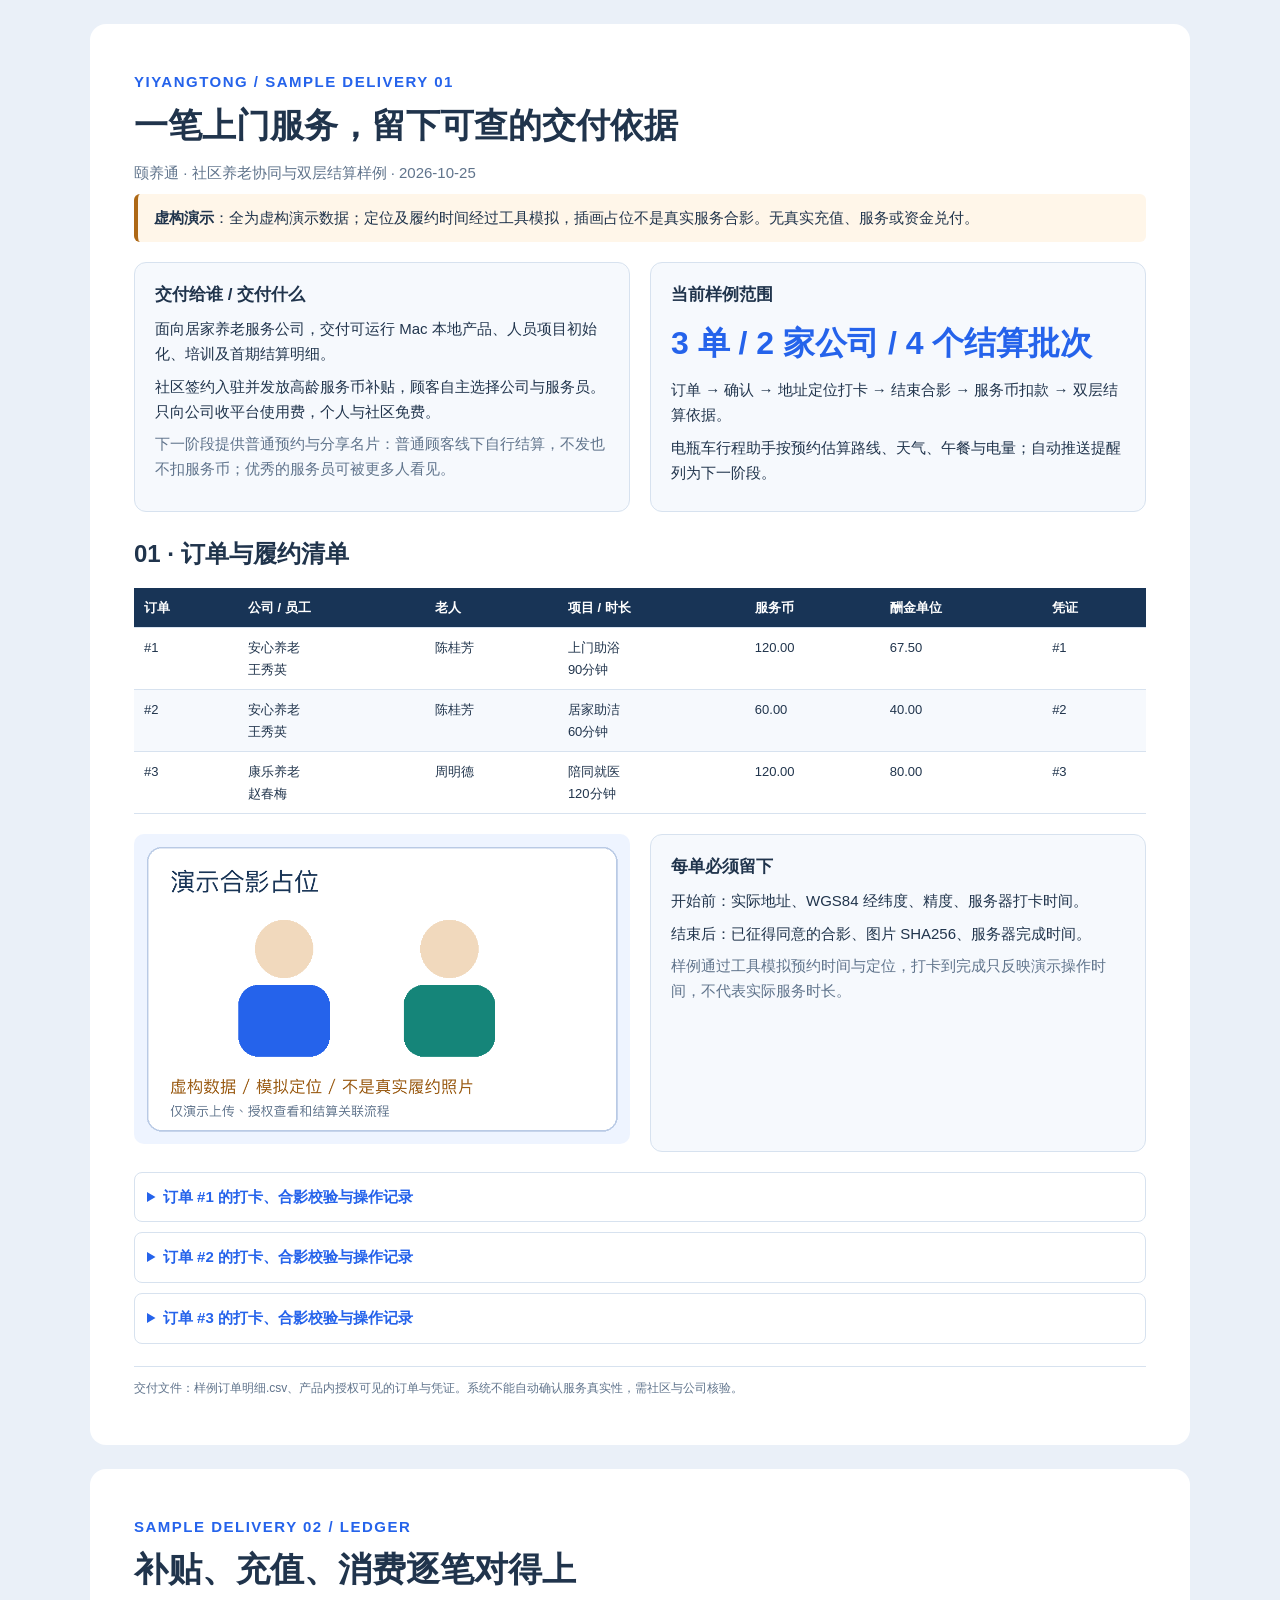
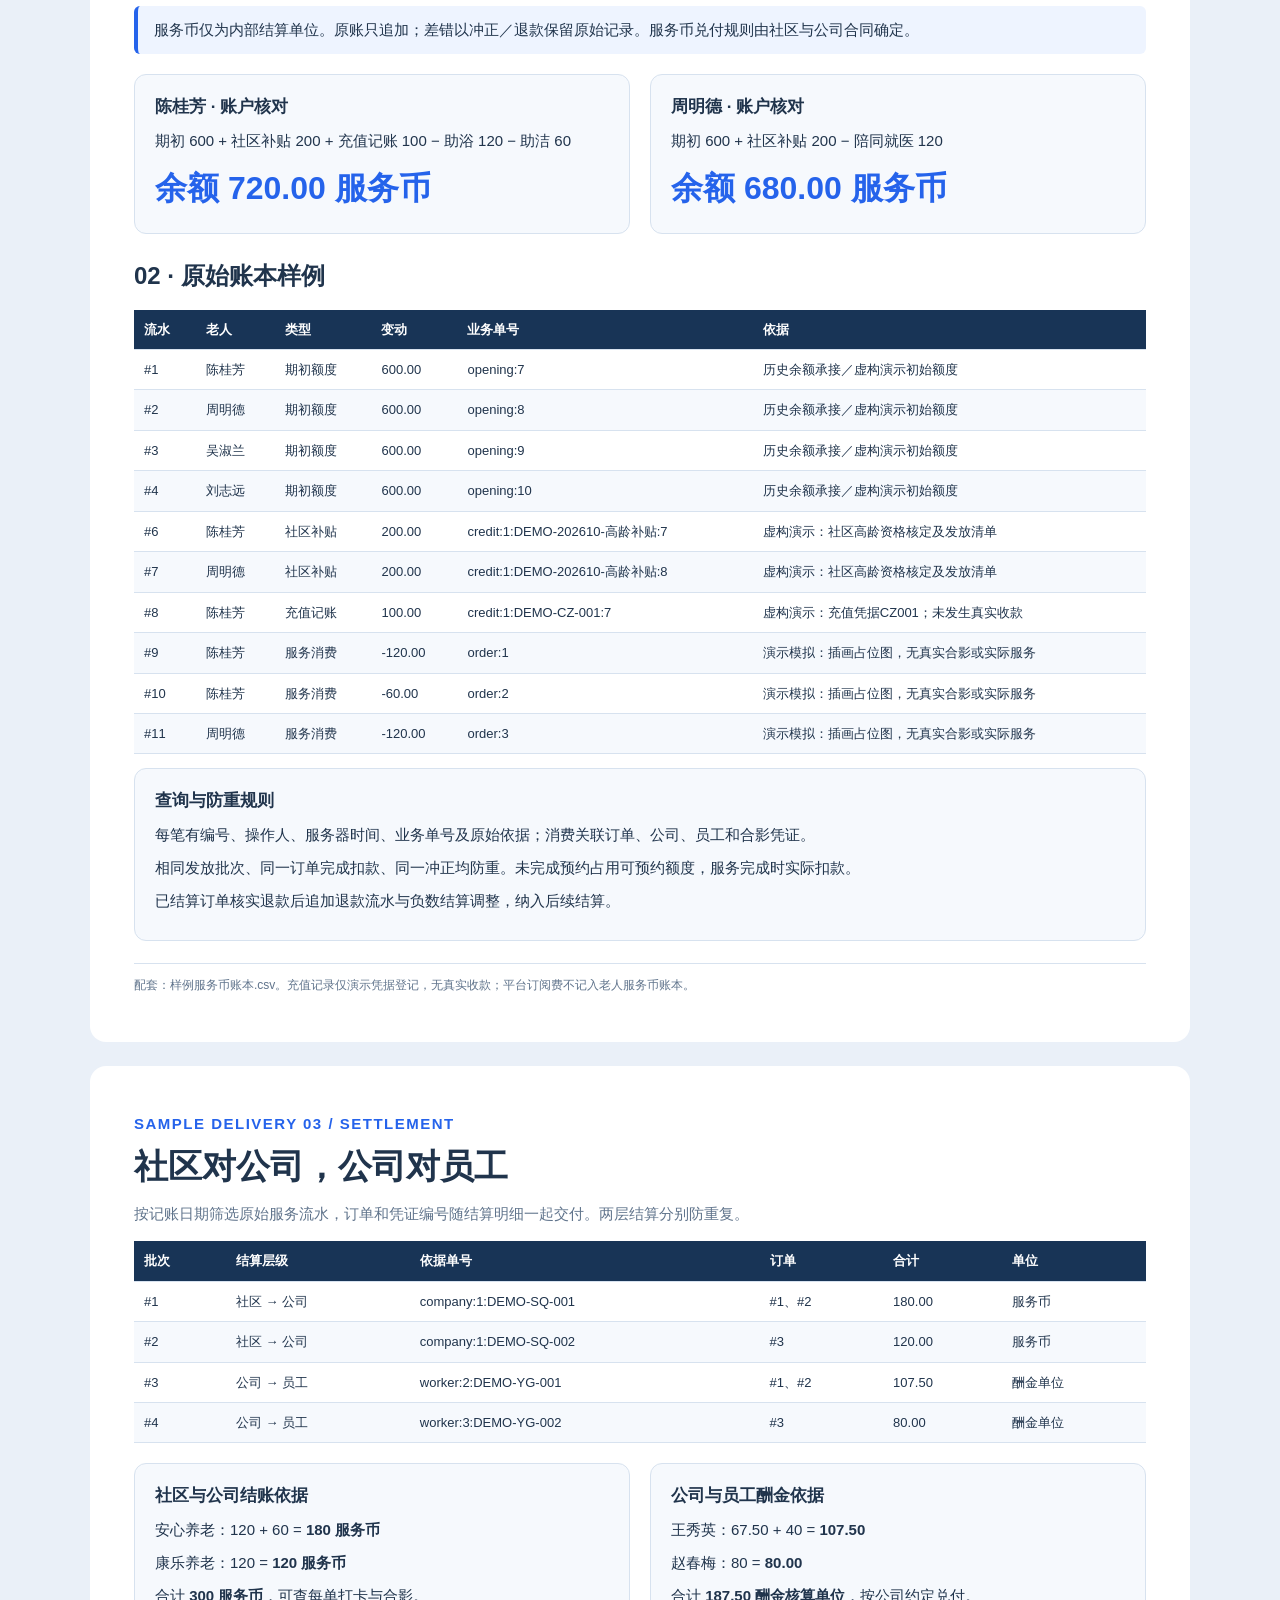
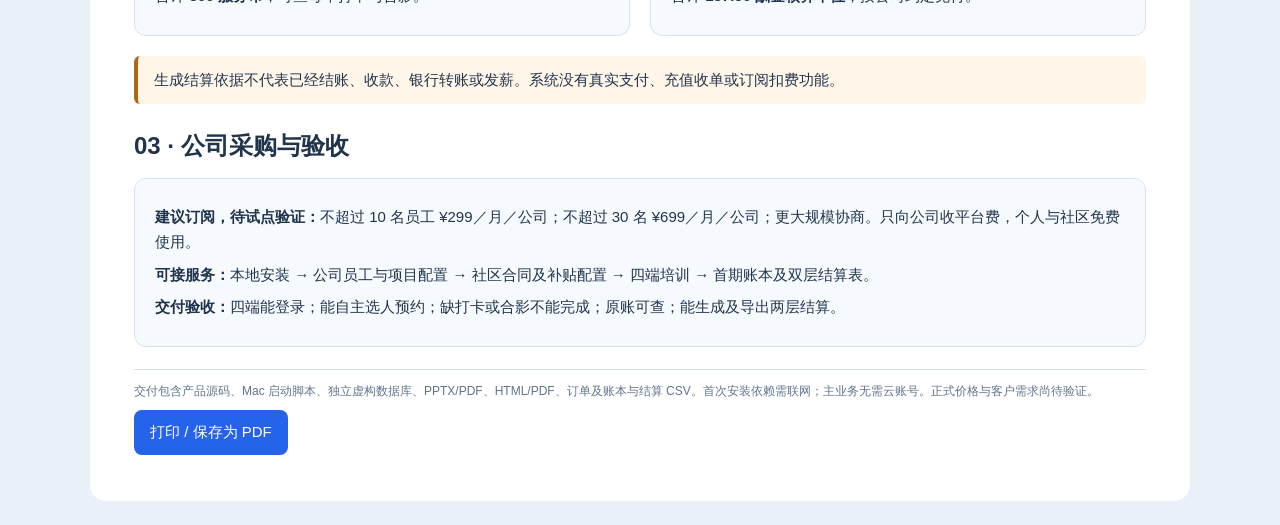
<file: deliverables/competition/样例交付.html>
<!doctype html><html lang="zh-CN"><head><meta charset="utf-8"><meta name="viewport" content="width=device-width,initial-scale=1"><title>颐养通 · 样例交付</title><style>
*{box-sizing:border-box}body{margin:0;background:#eaf0f8;color:#20344c;font:15px/1.65 -apple-system,BlinkMacSystemFont,"PingFang SC",sans-serif}main{max-width:1100px;margin:24px auto}.sheet{background:white;padding:38px 44px;margin-bottom:24px;border-radius:16px}h1{font-size:34px;margin:8px 0 14px;line-height:1.3}h2{font-size:24px;margin:22px 0 12px}h3{font-size:17px;margin:0 0 8px}p{margin:8px 0}.eyebrow{color:#2563eb;font-weight:700;letter-spacing:.1em}.muted{color:#60748c}.notice{padding:12px 16px;background:#fff6e9;border-left:4px solid #ae6815;border-radius:6px}.blue{background:#eef4ff;border-color:#2563eb}.grid{display:grid;grid-template-columns:1fr 1fr;gap:20px;margin:20px 0}.card{padding:18px 20px;background:#f6f9fd;border:1px solid #d7e2ef;border-radius:12px}.metric{font-size:32px;font-weight:700;color:#2563eb}table{width:100%;border-collapse:collapse;font-size:13px;margin:14px 0}th{background:#183456;color:#fff;text-align:left}td,th{padding:9px 10px;vertical-align:top;border-bottom:1px solid #d7e2ef}tr:nth-child(even){background:#f6f9fd}.amount{white-space:nowrap;font-variant-numeric:tabular-nums}code{font-size:11px;word-break:break-all}img{width:100%;border-radius:10px}details{border:1px solid #d7e2ef;border-radius:8px;padding:12px;margin:10px 0}summary{cursor:pointer;font-weight:700;color:#2563eb}.log{font-size:12px;color:#60748c}.foot{border-top:1px solid #d7e2ef;padding-top:12px;margin-top:22px;color:#60748c;font-size:12px}button{background:#2563eb;color:white;border:0;padding:10px 16px;border-radius:8px;font:inherit;cursor:pointer}@media(max-width:700px){.sheet{padding:22px 16px}.grid{grid-template-columns:1fr}table{font-size:11px}td,th{padding:6px 4px}}@page{size:A4;margin:12mm}@media print{body{background:white;font-size:11px;line-height:1.45}main{margin:0;max-width:none}.sheet{padding:0;margin:0;border-radius:0;break-after:page}.sheet:last-child{break-after:auto}h1{font-size:27px}h2{font-size:18px}.grid{gap:14px;margin:14px 0}.card{padding:12px}table{font-size:10px}td,th{padding:6px}.no-print,details{display:none}.foot{font-size:9px;margin-top:14px}.metric{font-size:25px}}
</style></head><body><main>
<section class="sheet"><p class="eyebrow">YIYANGTONG / SAMPLE DELIVERY 01</p><h1>一笔上门服务，留下可查的交付依据</h1><p class="muted">颐养通 · 社区养老协同与双层结算样例 · 2026-10-25</p><p class="notice"><strong>虚构演示</strong>：全为虚构演示数据；定位及履约时间经过工具模拟，插画占位不是真实服务合影。无真实充值、服务或资金兑付。</p>
<div class="grid"><div class="card"><h3>交付给谁 / 交付什么</h3><p>面向居家养老服务公司，交付可运行 Mac 本地产品、人员项目初始化、培训及首期结算明细。</p><p>社区签约入驻并发放高龄服务币补贴，顾客自主选择公司与服务员。只向公司收平台使用费，个人与社区免费。</p><p class="muted">下一阶段提供普通预约与分享名片：普通顾客线下自行结算，不发也不扣服务币；优秀的服务员可被更多人看见。</p></div><div class="card"><h3>当前样例范围</h3><span class="metric">3 单 / 2 家公司 / 4 个结算批次</span><p>订单 → 确认 → 地址定位打卡 → 结束合影 → 服务币扣款 → 双层结算依据。</p><p>电瓶车行程助手按预约估算路线、天气、午餐与电量；自动推送提醒列为下一阶段。</p></div></div>
<h2>01 · 订单与履约清单</h2><table><thead><tr><th>订单</th><th>公司 / 员工</th><th>老人</th><th>项目 / 时长</th><th>服务币</th><th>酬金单位</th><th>凭证</th></tr></thead><tbody><tr><td>#1</td><td>安心养老<br>王秀英</td><td>陈桂芳</td><td>上门助浴<br>90分钟</td><td>120.00</td><td>67.50</td><td>#1</td></tr><tr><td>#2</td><td>安心养老<br>王秀英</td><td>陈桂芳</td><td>居家助洁<br>60分钟</td><td>60.00</td><td>40.00</td><td>#2</td></tr><tr><td>#3</td><td>康乐养老<br>赵春梅</td><td>周明德</td><td>陪同就医<br>120分钟</td><td>120.00</td><td>80.00</td><td>#3</td></tr></tbody></table>
<div class="grid"><div><img alt="演示合影占位，不是真实履约照片" src="[data-uri]"></div><div class="card"><h3>每单必须留下</h3><p>开始前：实际地址、WGS84 经纬度、精度、服务器打卡时间。</p><p>结束后：已征得同意的合影、图片 SHA256、服务器完成时间。</p><p class="muted">样例通过工具模拟预约时间与定位，打卡到完成只反映演示操作时间，不代表实际服务时长。</p></div></div>
<div class="no-print"><details><summary>订单 #1 的打卡、合影校验与操作记录</summary><p>实际打卡地址：江岸区中山大道100号（虚构演示地址）<br>模拟坐标：30.5938, 114.3065；精度 10.0 米<br>服务器打卡：2026-10-25T11:29:37+08:00<br>服务器完成：2026-10-25T11:29:37+08:00<br>凭证 #1 · SHA256 <code>e9b88b2b72e51c99455b7eb677b909942e44c919a2861e0ce32c17004ff1d84b</code></p><p class=log>2026-10-25T11:29:37+08:00 · 预约 · 选择 王秀英；90分钟；120.00服务币；酬金依据67.50</p><p class=log>2026-10-25T11:29:37+08:00 · 确认上门 · </p><p class=log>2026-10-25T11:29:37+08:00 · 开始服务打卡 · 江岸区中山大道100号（虚构演示地址）；WGS84 30.5938,114.3065；精度10.0米；服务器时间2026-10-25T11:29:37+08:00</p><p class=log>2026-10-25T11:29:37+08:00 · 完成服务 · 合影凭证#1；SHA256 e9b88b2b72e51c99455b7eb677b909942e44c919a2861e0ce32c17004ff1d84b；扣除120.00服务币</p></details><details><summary>订单 #2 的打卡、合影校验与操作记录</summary><p>实际打卡地址：江岸区中山大道100号（虚构演示地址）<br>模拟坐标：30.5938, 114.3065；精度 10.0 米<br>服务器打卡：2026-10-25T11:29:37+08:00<br>服务器完成：2026-10-25T11:29:37+08:00<br>凭证 #2 · SHA256 <code>e9b88b2b72e51c99455b7eb677b909942e44c919a2861e0ce32c17004ff1d84b</code></p><p class=log>2026-10-25T11:29:37+08:00 · 预约 · 选择 王秀英；60分钟；60.00服务币；酬金依据40.00</p><p class=log>2026-10-25T11:29:37+08:00 · 确认上门 · </p><p class=log>2026-10-25T11:29:37+08:00 · 开始服务打卡 · 江岸区中山大道100号（虚构演示地址）；WGS84 30.5938,114.3065；精度10.0米；服务器时间2026-10-25T11:29:37+08:00</p><p class=log>2026-10-25T11:29:37+08:00 · 完成服务 · 合影凭证#2；SHA256 e9b88b2b72e51c99455b7eb677b909942e44c919a2861e0ce32c17004ff1d84b；扣除60.00服务币</p></details><details><summary>订单 #3 的打卡、合影校验与操作记录</summary><p>实际打卡地址：江岸区中山大道100号（虚构演示地址）<br>模拟坐标：30.5938, 114.3065；精度 10.0 米<br>服务器打卡：2026-10-25T11:29:37+08:00<br>服务器完成：2026-10-25T11:29:37+08:00<br>凭证 #3 · SHA256 <code>e9b88b2b72e51c99455b7eb677b909942e44c919a2861e0ce32c17004ff1d84b</code></p><p class=log>2026-10-25T11:29:37+08:00 · 预约 · 选择 赵春梅；120分钟；120.00服务币；酬金依据80.00</p><p class=log>2026-10-25T11:29:37+08:00 · 确认上门 · </p><p class=log>2026-10-25T11:29:37+08:00 · 开始服务打卡 · 江岸区中山大道100号（虚构演示地址）；WGS84 30.5938,114.3065；精度10.0米；服务器时间2026-10-25T11:29:37+08:00</p><p class=log>2026-10-25T11:29:37+08:00 · 完成服务 · 合影凭证#3；SHA256 e9b88b2b72e51c99455b7eb677b909942e44c919a2861e0ce32c17004ff1d84b；扣除120.00服务币</p></details></div><p class="foot">交付文件：样例订单明细.csv、产品内授权可见的订单与凭证。系统不能自动确认服务真实性，需社区与公司核验。</p></section>
<section class="sheet"><p class="eyebrow">SAMPLE DELIVERY 02 / LEDGER</p><h1>补贴、充值、消费逐笔对得上</h1><p class="notice blue">服务币仅为内部结算单位。原账只追加；差错以冲正／退款保留原始记录。服务币兑付规则由社区与公司合同确定。</p>
<div class="grid"><div class="card"><h3>陈桂芳 · 账户核对</h3><p>期初 600 + 社区补贴 200 + 充值记账 100 − 助浴 120 − 助洁 60</p><span class="metric">余额 720.00 服务币</span></div><div class="card"><h3>周明德 · 账户核对</h3><p>期初 600 + 社区补贴 200 − 陪同就医 120</p><span class="metric">余额 680.00 服务币</span></div></div>
<h2>02 · 原始账本样例</h2><table><thead><tr><th>流水</th><th>老人</th><th>类型</th><th>变动</th><th>业务单号</th><th>依据</th></tr></thead><tbody><tr><td>#1</td><td>陈桂芳</td><td>期初额度</td><td class="amount">600.00</td><td>opening:7</td><td>历史余额承接／虚构演示初始额度</td></tr><tr><td>#2</td><td>周明德</td><td>期初额度</td><td class="amount">600.00</td><td>opening:8</td><td>历史余额承接／虚构演示初始额度</td></tr><tr><td>#3</td><td>吴淑兰</td><td>期初额度</td><td class="amount">600.00</td><td>opening:9</td><td>历史余额承接／虚构演示初始额度</td></tr><tr><td>#4</td><td>刘志远</td><td>期初额度</td><td class="amount">600.00</td><td>opening:10</td><td>历史余额承接／虚构演示初始额度</td></tr><tr><td>#6</td><td>陈桂芳</td><td>社区补贴</td><td class="amount">200.00</td><td>credit:1:DEMO-202610-高龄补贴:7</td><td>虚构演示：社区高龄资格核定及发放清单</td></tr><tr><td>#7</td><td>周明德</td><td>社区补贴</td><td class="amount">200.00</td><td>credit:1:DEMO-202610-高龄补贴:8</td><td>虚构演示：社区高龄资格核定及发放清单</td></tr><tr><td>#8</td><td>陈桂芳</td><td>充值记账</td><td class="amount">100.00</td><td>credit:1:DEMO-CZ-001:7</td><td>虚构演示：充值凭据CZ001；未发生真实收款</td></tr><tr><td>#9</td><td>陈桂芳</td><td>服务消费</td><td class="amount">-120.00</td><td>order:1</td><td>演示模拟：插画占位图，无真实合影或实际服务</td></tr><tr><td>#10</td><td>陈桂芳</td><td>服务消费</td><td class="amount">-60.00</td><td>order:2</td><td>演示模拟：插画占位图，无真实合影或实际服务</td></tr><tr><td>#11</td><td>周明德</td><td>服务消费</td><td class="amount">-120.00</td><td>order:3</td><td>演示模拟：插画占位图，无真实合影或实际服务</td></tr></tbody></table>
<div class="card"><h3>查询与防重规则</h3><p>每笔有编号、操作人、服务器时间、业务单号及原始依据；消费关联订单、公司、员工和合影凭证。</p><p>相同发放批次、同一订单完成扣款、同一冲正均防重。未完成预约占用可预约额度，服务完成时实际扣款。</p><p>已结算订单核实退款后追加退款流水与负数结算调整，纳入后续结算。</p></div><p class="foot">配套：样例服务币账本.csv。充值记录仅演示凭据登记，无真实收款；平台订阅费不记入老人服务币账本。</p></section>
<section class="sheet"><p class="eyebrow">SAMPLE DELIVERY 03 / SETTLEMENT</p><h1>社区对公司，公司对员工</h1><p class="muted">按记账日期筛选原始服务流水，订单和凭证编号随结算明细一起交付。两层结算分别防重复。</p><table><thead><tr><th>批次</th><th>结算层级</th><th>依据单号</th><th>订单</th><th>合计</th><th>单位</th></tr></thead><tbody><tr><td>#1</td><td>社区 → 公司</td><td>company:1:DEMO-SQ-001</td><td>#1、#2</td><td class="amount">180.00</td><td>服务币</td></tr><tr><td>#2</td><td>社区 → 公司</td><td>company:1:DEMO-SQ-002</td><td>#3</td><td class="amount">120.00</td><td>服务币</td></tr><tr><td>#3</td><td>公司 → 员工</td><td>worker:2:DEMO-YG-001</td><td>#1、#2</td><td class="amount">107.50</td><td>酬金单位</td></tr><tr><td>#4</td><td>公司 → 员工</td><td>worker:3:DEMO-YG-002</td><td>#3</td><td class="amount">80.00</td><td>酬金单位</td></tr></tbody></table>
<div class="grid"><div class="card"><h3>社区与公司结账依据</h3><p>安心养老：120 + 60 = <strong>180 服务币</strong></p><p>康乐养老：120 = <strong>120 服务币</strong></p><p>合计 <strong>300 服务币</strong>，可查每单打卡与合影。</p></div><div class="card"><h3>公司与员工酬金依据</h3><p>王秀英：67.50 + 40 = <strong>107.50</strong></p><p>赵春梅：80 = <strong>80.00</strong></p><p>合计 <strong>187.50 酬金核算单位</strong>，按公司约定兑付。</p></div></div>
<p class="notice">生成结算依据不代表已经结账、收款、银行转账或发薪。系统没有真实支付、充值收单或订阅扣费功能。</p>
<h2>03 · 公司采购与验收</h2><div class="card"><p><strong>建议订阅，待试点验证：</strong>不超过 10 名员工 ¥299／月／公司；不超过 30 名 ¥699／月／公司；更大规模协商。只向公司收平台费，个人与社区免费使用。</p><p><strong>可接服务：</strong>本地安装 → 公司员工与项目配置 → 社区合同及补贴配置 → 四端培训 → 首期账本及双层结算表。</p><p><strong>交付验收：</strong>四端能登录；能自主选人预约；缺打卡或合影不能完成；原账可查；能生成及导出两层结算。</p></div>
<p class="foot">交付包含产品源码、Mac 启动脚本、独立虚构数据库、PPTX/PDF、HTML/PDF、订单及账本与结算 CSV。首次安装依赖需联网；主业务无需云账号。正式价格与客户需求尚待验证。</p><p class="no-print"><button onclick="window.print()">打印 / 保存为 PDF</button></p></section>
</main></body></html>
</file>
